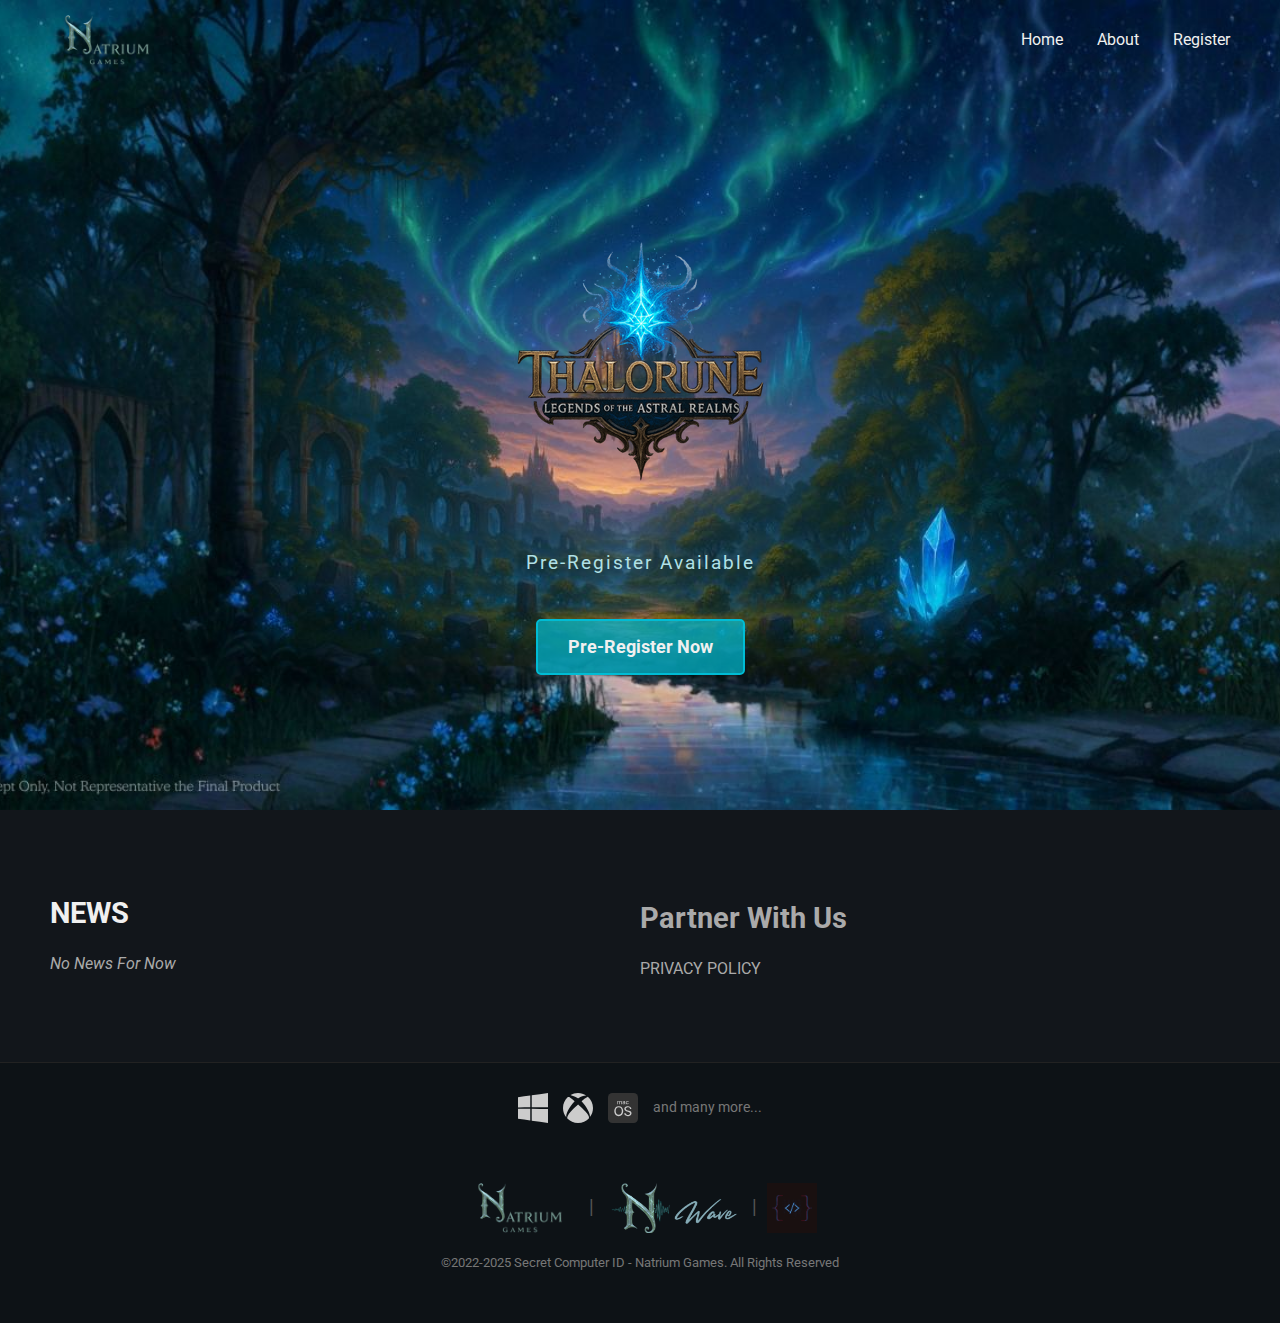
<file: preregis/index.html>
<!DOCTYPE html>
<html lang="id">
<head>
    <meta charset="UTF-8">
    <meta name="viewport" content="width=device-width, initial-scale=1.0">
    <title>Thalorune - Pre-Register</title>
    <link rel="stylesheet" href="styles.css"> <link href="https://fonts.googleapis.com/css2?family=Roboto:wght@400;700&display=swap" rel="stylesheet">
</head>
<body>

    <header>
        <div class="logo">
            <img src="logo_natrium.png" alt="Natrium Games Logo">
        </div>
        <nav>
            <a href="http://natriumgamestudio.github.io/">Home</a>
            <a href="#about">About</a>
            <a href="index.html">Register</a>
        </nav>
    </header>

    <main class="hero-section">
        <div class="hero-content">
            <img src="logo_thalorune.png" alt="ThaloRune Logo" class="game-logo"> <h1>ThaloRune</h1>
            <p>Pre-Register Available</p>
            <a href="register.html" class="btn-preregister">Pre-Register Now</a>
        </div>
    </main>

    <section class="info-section">
        <div class="news">
            <h2>NEWS</h2>
            <p>No News For Now</p>
        </div>
        <div class="partner">
            <h2><a href="mailto:natriumgamestudios@gmail.com">Partner With Us</h2>
            <a href="/privacy-policy">PRIVACY POLICY</a>
        </div>
    </section>

    <footer>
        

        <div class="footer-platforms">
            <img src="windows.svg" alt="Windows Logo"> <img src="xbox.svg" alt="Xbox Logo"> 
            <img src="macos.svg" alt="macOS Logo">
            <span>and many more...</span>
        </div>

        <div class="footer-logos">
            <img src="logo_natrium_small.png" alt="Natrium Games" class="small-logo">
            <span>|</span>
            <img src="logo_waves.png" alt="Natrium Waves Logo" class="small-logo">
            <span>|</span>
            <img src="secretcomputerid.png" alt="SCID Logo" class="small-logo">
        </div>

<div class="footer-copyright">
            <p>  </p>
        </div>
<div class="footer-copyright">
            <p>&copy;2022-2025 Secret Computer ID - Natrium Games. All Rights Reserved</p>
        </div>
    </footer>

</body>
</html>
</file>
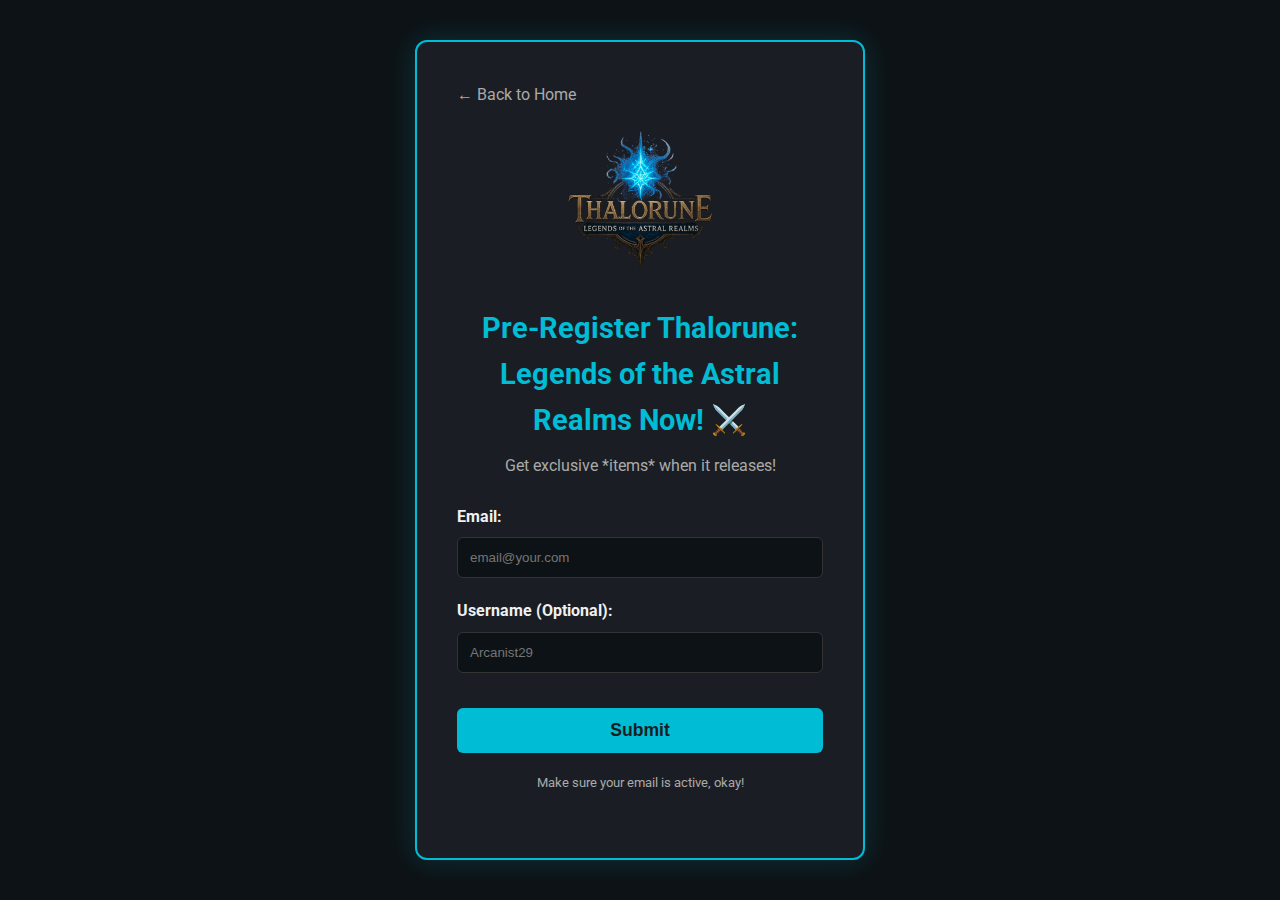
<file: preregis/register.html>
<!DOCTYPE html>
<html lang="id">
<head>
    <meta charset="UTF-8">
    <meta name="viewport" content="width=device-width, initial-scale=1.0">
    <title>TLAR | PreRegister Form</title>
    <link rel="stylesheet" href="styles.css"> 
    <link href="https://fonts.googleapis.com/css2?family=Roboto:wght@400;700&display=swap" rel="stylesheet">
    <link rel="stylesheet" href="register_style.css"> 
</head>
<body>

    <div class="register-container">
        <div class="registration-box">
            <a href="index.html" class="back-link">&larr; Back to Home</a>
            
            <img src="logo_thalorune.png" alt="Thalorune Logo" class="form-logo">
            <h3>Pre-Register Thalorune: Legends of the Astral Realms Now! ⚔️</h3>
            <p>Get exclusive *items* when it releases!</p>
            
            <form action="https://formspree.io/f/xangdord" method="POST" id="preregisterForm">
                
                <input type="hidden" name="_next" value="https://natriumgamestudio.github.io/preregis/thanks.html" />
                
                <input type="hidden" name="_replyto" value="natriumgamestudios@gmail.com">
                
                <div class="form-group">
                    <label for="email">Email:</label>
                    <input type="email" id="email" name="email" placeholder="email@your.com" required> 
                </div>
                
                <div class="form-group">
                    <label for="username">Username (Optional):</label>
                    <input type="text" id="username" name="username" placeholder="Arcanist29">
                </div>
                
                <button type="submit" class="submit-btn">Submit</button>
                <p class="form-note">Make sure your email is active, okay!</p>

            </form>
        </div>
    </div>

</body>
</html>
</file>
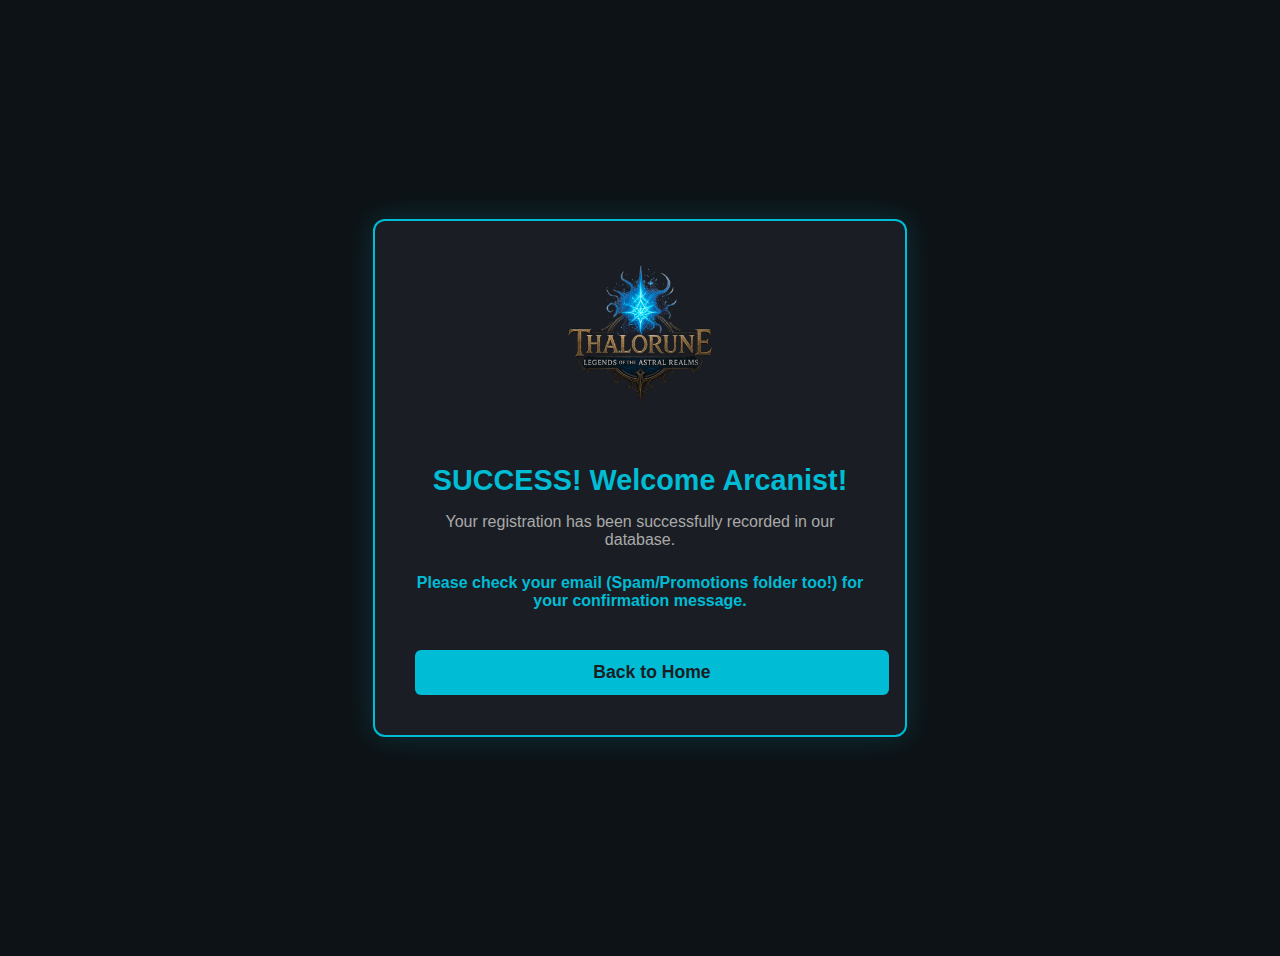
<file: preregis/thank_you.html>
<!DOCTYPE html>
<html lang="en">
<head>
    <title>Thalorune | Thank You!</title>
    <link rel="stylesheet" href="register_style.css"> 
</head>
<body>
    <div class="register-container">
        <div class="registration-box">
            <img src="logo_thalorune.png" alt="Thalorune Logo" class="form-logo">
            <h3>SUCCESS! Welcome Arcanist!</h3>
            <p>Your registration has been successfully recorded in our database.</p>
            <p style="color: #00bcd4; font-weight: bold;">Please check your email (Spam/Promotions folder too!) for your confirmation message.</p>
            
            <a href="index.html" class="submit-btn" style="text-decoration: none; display: inline-block;">Back to Home</a>
        </div>
    </div>
</body>
</html>
</file>
<file: preregis/register_style.css>
/* Style Khusus untuk Halaman Pendaftaran */

/* Pakai background gelap yg sama */
body {
    background-color: #0d1216; 
    color: #f0f0f0;
    font-family: 'Roboto', sans-serif;
}

/* Container utama untuk centering */
.register-container {
    display: flex;
    justify-content: center;
    align-items: center;
    min-height: 100vh; /* Biar full screen */
    padding: 20px;
}

/* Kotak Form */
.registration-box {
    background-color: #1a1e24; 
    padding: 40px;
    border: 2px solid #00bcd4;
    border-radius: 12px;
    width: 100%;
    max-width: 450px;
    text-align: center;
    box-shadow: 0 0 30px rgba(0, 188, 212, 0.2);
}

.form-logo {
    width: 150px;
    margin-bottom: 20px;
}

.registration-box h3 {
    color: #00bcd4;
    margin-bottom: 10px;
    font-size: 1.8em;
}

.registration-box p {
    color: #aaa;
    margin-bottom: 25px;
}

/* Input Form */
.form-group {
    text-align: left;
    margin-bottom: 20px;
}

.form-group label {
    display: block;
    margin-bottom: 8px;
    color: #f0f0f0;
    font-weight: 700;
}

.registration-box input {
    width: 100%;
    padding: 12px;
    border: 1px solid #333;
    border-radius: 6px;
    background-color: #0d1216;
    color: #f0f0f0;
    box-sizing: border-box;
    transition: border-color 0.3s;
}

.registration-box input:focus {
    outline: none;
    border-color: #00bcd4;
}

/* Tombol Submit */
.submit-btn {
    width: 100%;
    padding: 12px;
    background-color: #00bcd4;
    color: #1a1e24;
    border: none;
    border-radius: 6px;
    font-size: 1.1em;
    font-weight: 700;
    cursor: pointer;
    margin-top: 15px;
    transition: background-color 0.3s;
}

.submit-btn:hover {
    background-color: #0097a7;
}

.form-note {
    font-size: 0.8em;
    color: #777;
    margin-top: 20px;
}

/* Link Kembali */
.back-link {
    display: block;
    text-align: left;
    color: #aaa;
    text-decoration: none;
    margin-bottom: 20px;
    transition: color 0.3s;
}

.back-link:hover {
    color: #00bcd4;
}
</file>
<file: preregis/styles.css>
/* Reset Basic */
* {
    margin: 0;
    padding: 0;
    box-sizing: border-box;
}

body {
    font-family: 'Roboto', sans-serif;
    background-color: #0d1216; /* Warna gelap mirip di gambar */
    color: #f0f0f0; /* Warna teks terang */
    line-height: 1.6;
}

/* Header/Navigasi */
header {
    display: flex;
    justify-content: space-between;
    align-items: center;
    padding: 15px 50px;
    position: absolute; /* Biar nempel di atas gambar utama */
    top: 0;
    left: 0;
    right: 0;
    z-index: 10;
}

.logo {
    display: flex;
    align-items: center;
    font-size: 1.2em;
    font-weight: 700;
}

.logo img {
    height: 50px; /* Atur ukuran logo Natrium Games */
    margin-right: 10px;
}

nav a {
    color: #f0f0f0;
    text-decoration: none;
    margin-left: 30px;
    font-size: 1em;
    font-weight: 400;
    transition: color 0.3s;
}

nav a:hover {
    color: #00bcd4; /* Efek hover, ganti warna cyan/biru astral */
}

/* Hero Section (Gambar Utama) */
.hero-section {
    position: relative;
    height: 90vh; /* Tinggi viewport */
    background: url('bg.jpg') no-repeat center center/cover;
    display: flex;
    justify-content: center;
    align-items: center;
    text-align: center;
    padding-top: 100px; /* Biar gak nabrak header */
}

.hero-content {
    /* Bisa kasih efek overlay atau sedikit bayangan kalau perlu */
}

.game-logo {
    max-width: 100%; 
    height: auto;
    margin-bottom: 50px;
}

h1 {
    font-size: 3em;
    margin-bottom: 5px;
    display: none; /* Sembunyiin h1 karena udah ada logo gambar */
}

.hero-content p {
    font-size: 1.2em;
    margin-bottom: 40px;
    letter-spacing: 2px;
    color: #b0e0e6; /* Warna teks pendukung */
}

.btn-preregister {
    display: inline-block;
    padding: 12px 30px;
    background-color: rgba(0, 188, 212, 0.7); /* Biru cyan transparan */
    border: 2px solid #00bcd4;
    color: #f0f0f0;
    text-decoration: none;
    font-size: 1.1em;
    font-weight: 700;
    border-radius: 5px;
    transition: background-color 0.3s, border-color 0.3s;
}

.btn-preregister:hover {
    background-color: #00bcd4; /* Solid saat di hover */
}

/* Info Section (NEWS & Partner) */
.info-section {
    display: flex;
    justify-content: space-between;
    padding: 80px 50px;
    background-color: #12161b; /* Sedikit beda dari body background */
}

.news, .partner {
    flex: 1;
}

.news h2, .partner h2 {
    font-size: 1.8em;
    margin-bottom: 15px;
    color: #f0f0f0;
}

.news p {
    color: #aaa;
    font-style: italic;
}

.partner a {
    color: #aaa;
    text-decoration: none;
    display: block;
    margin-top: 5px;
}

.partner a:hover {
    color: #00bcd4;
}

/* Footer Section */
footer {
    padding: 30px 50px;
    background-color: #0d1216;
    border-top: 1px solid #222;
    display: flex;
    flex-direction: column; /* Ubah ke kolom biar footer logo di bawah sendiri */
    align-items: center;
    text-align: center;
}

.footer-copyright {
    margin-bottom: 20px;
    font-size: 0.80em;
    color: #777;
}

.footer-platforms {
    display: flex;
    align-items: center;
    margin-bottom: 40px;
}

.footer-platforms img {
    height: 30px; /* Ukuran logo platform */
    margin-right: 15px;
    filter: invert(0.8); /* Biar logo platform kelihatan putih/terang */
}

.footer-platforms span {
    font-size: 0.9em;
    color: #777;
}

.footer-logos {
    display: flex;
    align-items: center;
    margin-top: 20px;
}

.footer-logos .small-logo {
    height: 50px; /* Ukuran logo kecil */
    margin: 0 10px;
    
}

.footer-logos span {
    color: #555;
    font-size: 1.2em;
}

.icon-code {
    font-family: monospace;
    font-size: 1.5em;
    font-weight: bold;
    color: #00bcd4; 
}
</file>
